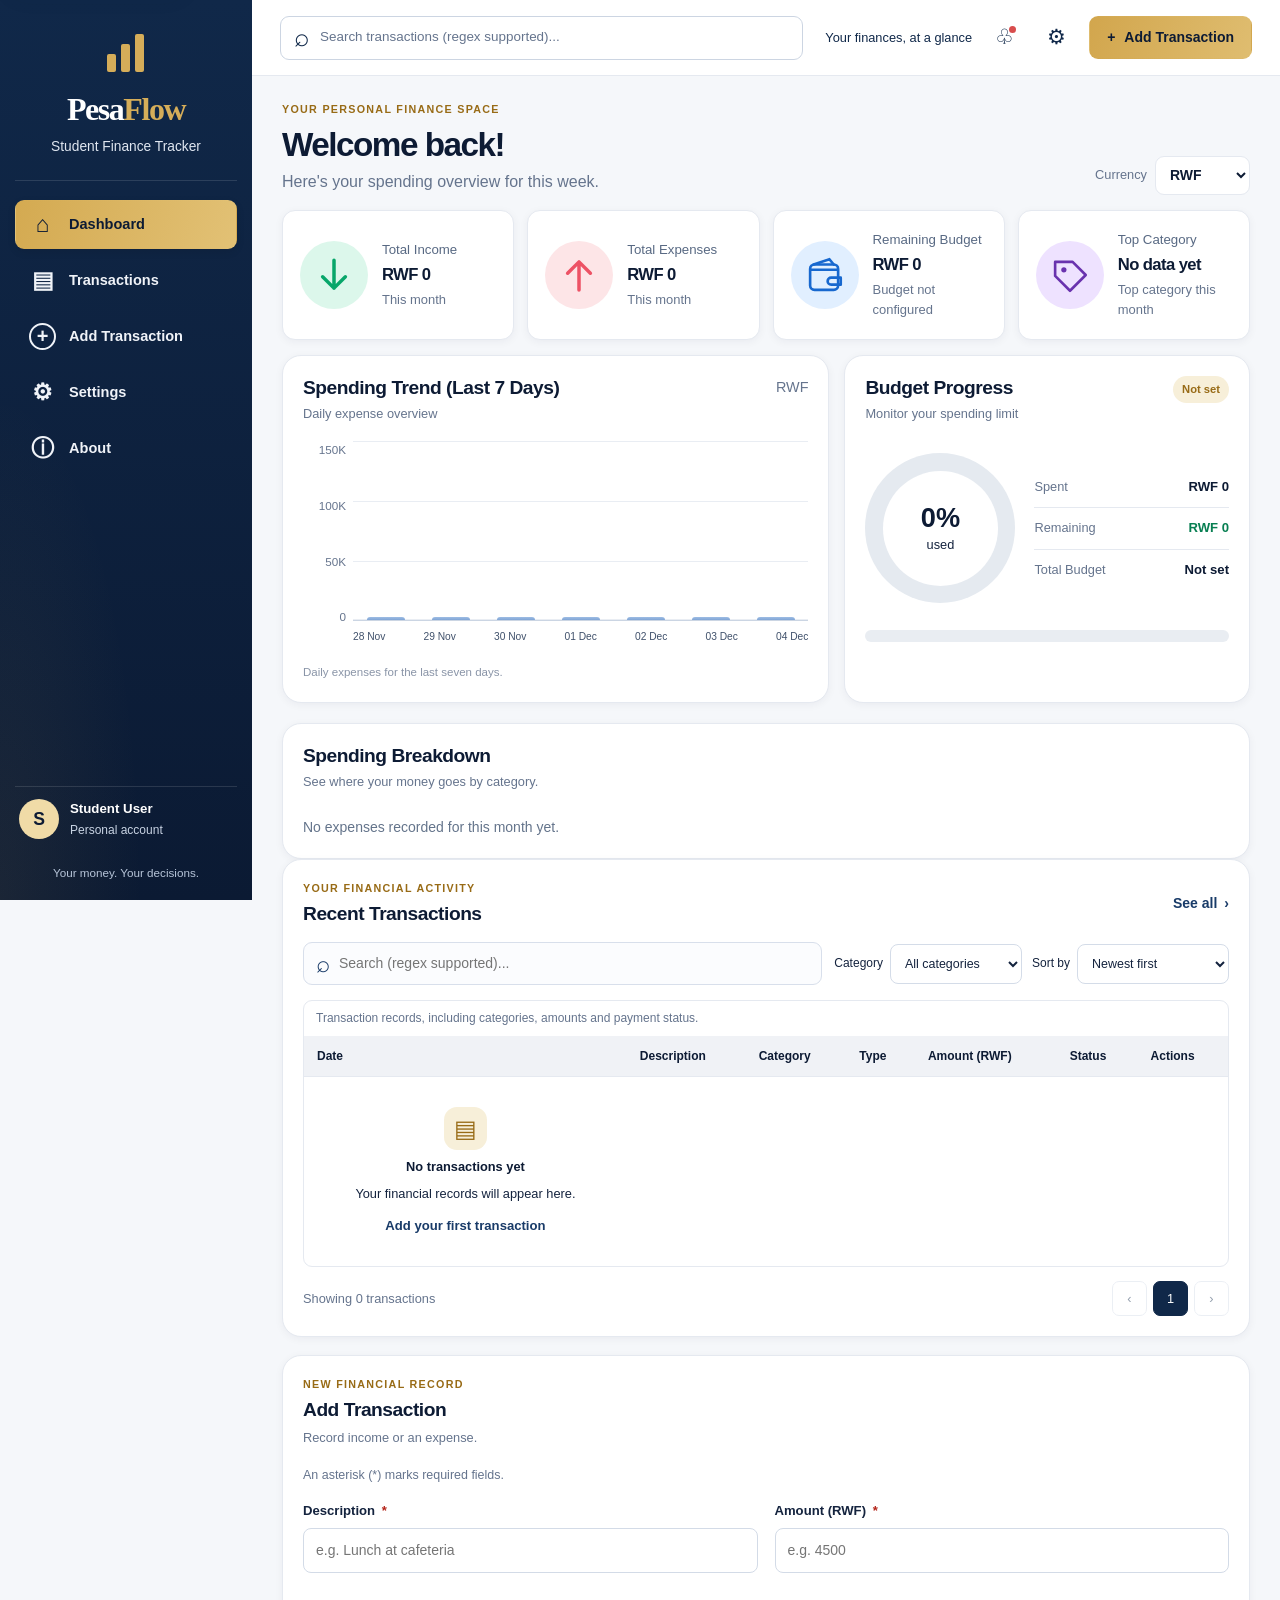
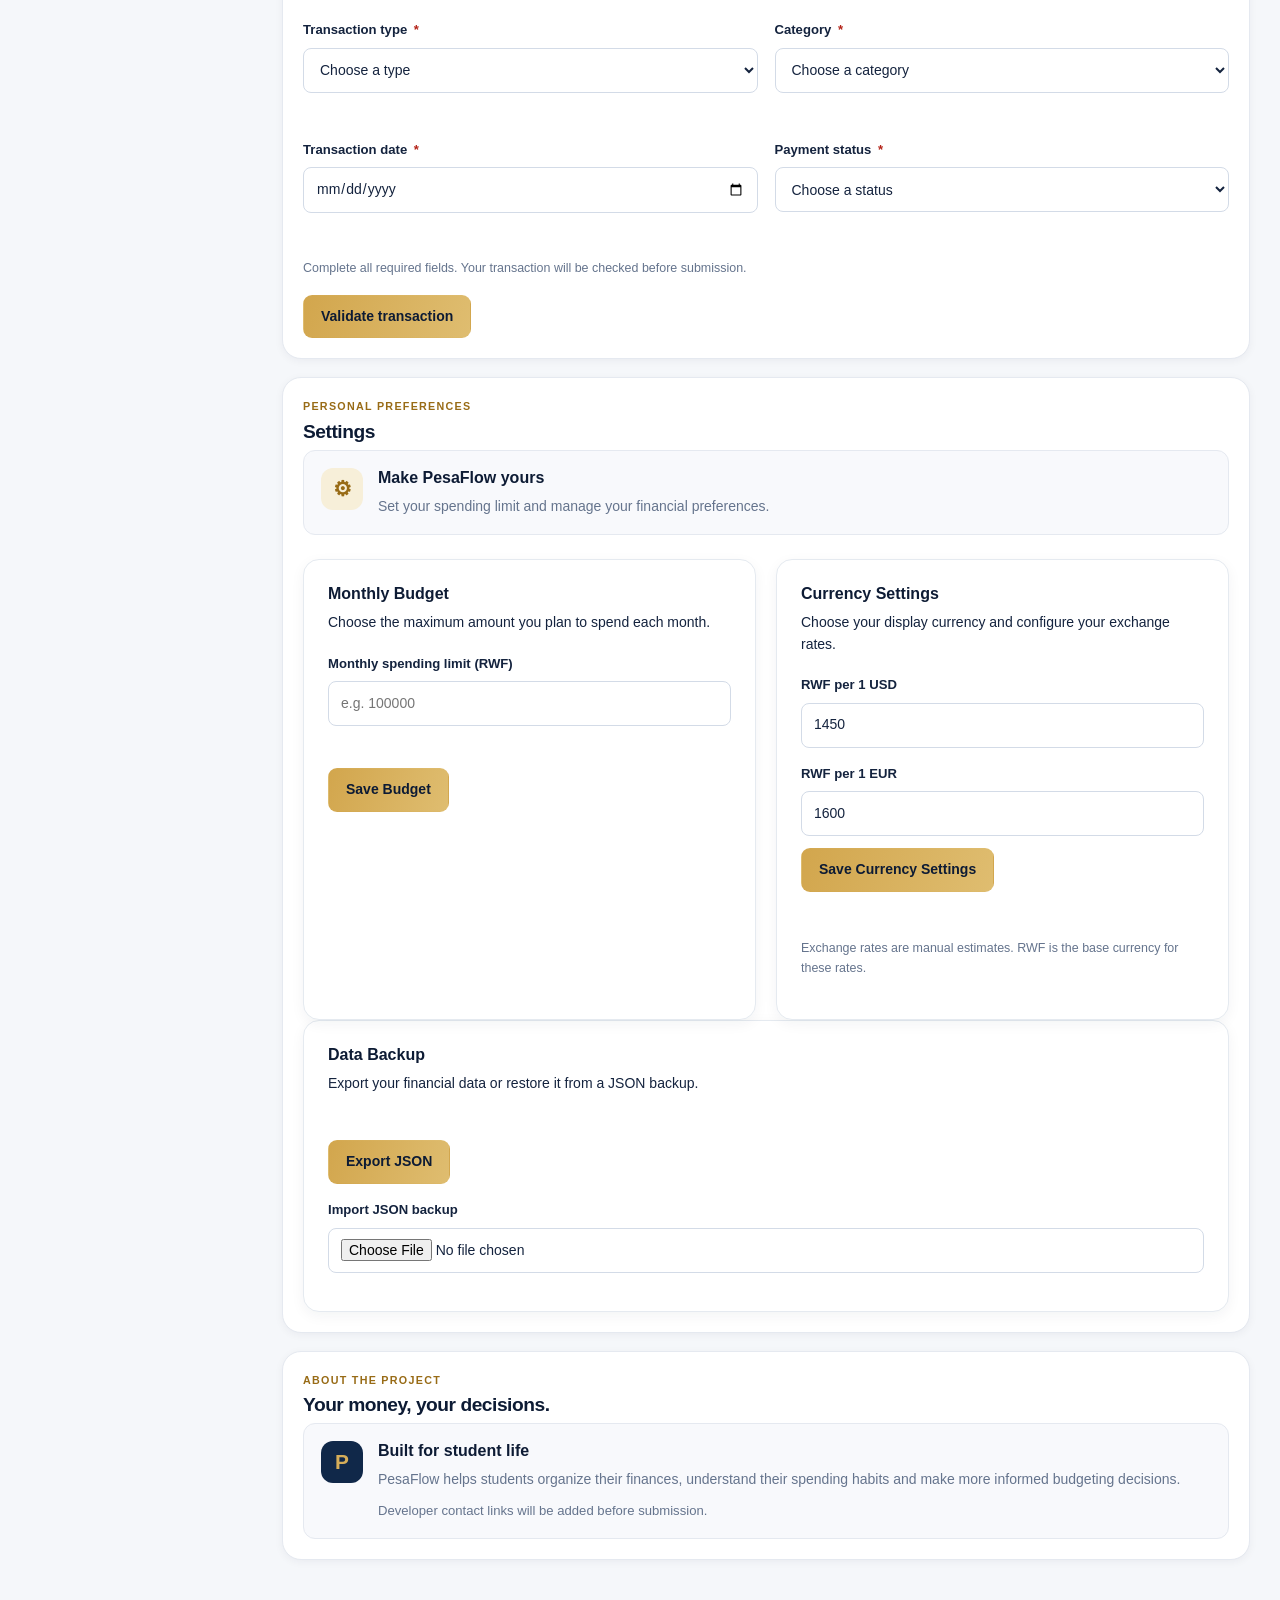
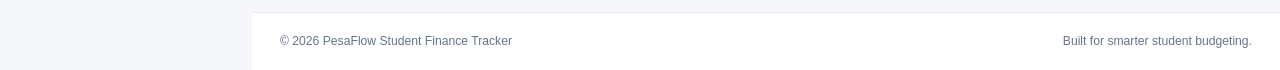
<file: index.html>
<!DOCTYPE html>
<html lang="en">

<head>
  <meta charset="UTF-8">
  <meta name="viewport" content="width=device-width, initial-scale=1.0">
  <meta name="theme-color" content="#102849">
  <meta name="description" content="PesaFlow helps students track income, expenses, budgets and financial goals.">
  <title>PesaFlow | Student Finance Tracker</title>
  <link rel="stylesheet" href="styles/main.css">
</head>

<body>
  <a class="skip-link" href="#main-content">Skip to main content</a>

  <!-- Desktop sidebar -->
  <aside class="sidebar" aria-label="Sidebar navigation">
    <a class="sidebar-brand" href="#dashboard" aria-label="PesaFlow dashboard">
      <span class="brand-symbol" aria-hidden="true">
        <svg viewBox="0 0 48 48" fill="none">
          <rect x="5" y="25" width="9" height="18" rx="2" fill="currentColor" />
          <rect x="19" y="15" width="9" height="28" rx="2" fill="currentColor" />
          <rect x="33" y="5" width="9" height="38" rx="2" fill="currentColor" />
        </svg>
      </span>
      <span class="sidebar-brand-name"><span class="brand-pesa">Pesa</span><span class="brand-flow">Flow</span></span>
      <span class="sidebar-brand-subtitle">Student Finance Tracker</span>
    </a>

    <nav class="sidebar-nav" aria-label="Main navigation">
      <a class="sidebar-link active" href="#dashboard" aria-current="page">
        <span class="nav-icon" aria-hidden="true">⌂</span>
        <span>Dashboard</span>
      </a>
      <a class="sidebar-link" href="#transactions">
        <span class="nav-icon" aria-hidden="true">▤</span>
        <span>Transactions</span>
      </a>
      <a class="sidebar-link" href="#add-transaction">
        <span class="nav-icon add-nav-icon" aria-hidden="true">+</span>
        <span>Add Transaction</span>
      </a>
      <a class="sidebar-link" href="#settings">
        <span class="nav-icon" aria-hidden="true">⚙</span>
        <span>Settings</span>
      </a>
      <a class="sidebar-link" href="#about">
        <span class="nav-icon" aria-hidden="true">ⓘ</span>
        <span>About</span>
      </a>
    </nav>

    <div class="sidebar-bottom">
      <div class="sidebar-user">
        <span class="avatar" aria-hidden="true">S</span>
        <span class="user-details">
          <strong>Student User</strong>
          <span>Personal account</span>
        </span>
      </div>
      <p class="sidebar-note">Your money. Your decisions.</p>
    </div>
  </aside>

  <div class="app-shell">
    <!-- Responsive header -->
    <header class="topbar">
      <a class="mobile-brand" href="#dashboard" aria-label="PesaFlow dashboard">
        <span class="mobile-brand-icon" aria-hidden="true">
          <svg viewBox="0 0 48 48" fill="none">
            <rect x="5" y="25" width="9" height="18" rx="2" fill="currentColor" />
            <rect x="19" y="15" width="9" height="28" rx="2" fill="currentColor" />
            <rect x="33" y="5" width="9" height="38" rx="2" fill="currentColor" />
          </svg>
        </span>
        <span class="mobile-brand-text">
          <strong><span class="brand-pesa">Pesa</span><span class="brand-flow">Flow</span></strong>
          <span>Student Finance Tracker</span>
        </span>
      </a>

      <form class="global-search" role="search" action="#transactions">
        <label class="visually-hidden" for="global-search-input">Search financial transactions</label>
        <span class="search-icon" aria-hidden="true">⌕</span>
        <input id="global-search-input" type="search" placeholder="Search transactions (regex supported)...">
      </form>

      <div class="topbar-actions">
        <span class="today-label">Your finances, at a glance</span>
        <button class="icon-button" type="button" aria-label="Notifications">
          <span aria-hidden="true">♧</span>
          <span class="notification-dot" aria-hidden="true"></span>
        </button>
        <a class="icon-button" href="#settings" aria-label="Open settings">
          <span aria-hidden="true">⚙</span>
        </a>
        <a class="button button-primary topbar-add" href="#add-transaction">
          <span aria-hidden="true">+</span>
          Add Transaction
        </a>
      </div>
    </header>

    <main id="main-content">
      <!-- Dashboard -->
      <section id="dashboard" class="dashboard-section" aria-labelledby="welcome-title">
        <div class="welcome-row">
          <div>
            <p class="eyebrow">YOUR PERSONAL FINANCE SPACE</p>
            <h1 id="welcome-title">Welcome back!</h1>
            <p class="welcome-description">Here's your spending overview for this week.</p>
          </div>


          <div class="currency-control">
            <label for="display-currency">Currency</label>
            <select id="display-currency" name="display-currency">
              <option value="RWF">RWF</option>
              <option value="USD">USD</option>
              <option value="EUR">EUR</option>
            </select>
          </div>

        </div>

        <div class="summary-grid" aria-label="Financial summary">
          <article class="summary-card income-card">
            <div class="summary-icon" aria-hidden="true">
              <svg viewBox="0 0 48 48" fill="none">
                <path d="M24 7V39M11 26L24 39L37 26" stroke="currentColor" stroke-width="4" stroke-linecap="round"
                  stroke-linejoin="round" />
              </svg>
            </div>
            <div class="summary-content">
              <p class="summary-label">Total Income</p>
              <p class="summary-value">RWF 0</p>
              <p class="summary-caption">This month</p>
            </div>
          </article>

          <article class="summary-card expense-card">
            <div class="summary-icon" aria-hidden="true">
              <svg viewBox="0 0 48 48" fill="none">
                <path d="M24 41V9M11 22L24 9L37 22" stroke="currentColor" stroke-width="4" stroke-linecap="round"
                  stroke-linejoin="round" />
              </svg>
            </div>
            <div class="summary-content">
              <p class="summary-label">Total Expenses</p>
              <p class="summary-value">RWF 0</p>
              <p class="summary-caption">This month</p>
            </div>
          </article>

          <article class="summary-card remaining-card">
            <div class="summary-icon" aria-hidden="true">
              <svg viewBox="0 0 48 48" fill="none">
                <rect x="7" y="12" width="32" height="29" rx="5" stroke="currentColor" stroke-width="3" />
                <path d="M7 18H39M31 27H42V35H31A4 4 0 0 1 31 27Z" stroke="currentColor" stroke-width="3"
                  stroke-linejoin="round" />
                <path d="M11 12L29 6L34 12" stroke="currentColor" stroke-width="3" stroke-linecap="round" />
              </svg>
            </div>
            <div class="summary-content">
              <p class="summary-label">Remaining Budget</p>
              <p class="summary-value">RWF 0</p>
              <p class="summary-caption">Budget not configured</p>
            </div>
          </article>

          <article class="summary-card category-card">
            <div class="summary-icon" aria-hidden="true">
              <svg viewBox="0 0 48 48" fill="none">
                <path d="M7 9H27L42 24L24 42L7 25V9Z" stroke="currentColor" stroke-width="3" stroke-linejoin="round" />
                <circle cx="17" cy="18" r="3" fill="currentColor" />
              </svg>
            </div>
            <div class="summary-content">
              <p class="summary-label">Top Category</p>
              <p class="summary-value">No data yet</p>
              <p class="summary-caption">Your spending insights</p>
            </div>
          </article>
        </div>

        <!-- Spending chart -->
        <div class="analytics-grid">
          <article class="panel trend-panel" aria-labelledby="trend-title">
            <div class="panel-heading">
              <div>
                <h2 id="trend-title">Spending Trend (Last 7 Days)</h2>
                <p class="panel-subtitle">Daily expense overview</p>
              </div>
              <span class="chart-unit">RWF</span>
            </div>
            <div class="trend-chart" role="img" aria-label="Seven-day spending chart showing daily expenses.">
              <div class="chart-y-axis" aria-hidden="true">
                <span>150K</span><span>100K</span><span>50K</span><span>0</span>
              </div>
              <div class="chart-main">
                <div class="chart-plot" aria-hidden="true">
                  <div class="chart-gridline"></div>
                  <div class="chart-gridline"></div>
                  <div class="chart-gridline"></div>
                  <div class="chart-gridline"></div>
                  <div class="chart-bars">
                    <span style="--bar-height:44%"></span>
                    <span style="--bar-height:68%"></span>
                    <span style="--bar-height:46%"></span>
                    <span style="--bar-height:82%"></span>
                    <span style="--bar-height:49%"></span>
                    <span style="--bar-height:52%"></span>
                    <span style="--bar-height:84%"></span>
                  </div>
                </div>

                <div class="chart-x-axis" aria-hidden="true">
                  <span>Sep 23</span><span>Sep 24</span><span>Sep 25</span><span>Sep 26</span><span>Sep
                    27</span><span>Sep 28</span><span>Sep 29</span>
                </div>
              </div>
            </div>
            <p class="chart-footnote">Daily expenses for the last seven days.</p>
          </article>

          <!-- Budget -->
          <article class="panel budget-panel" aria-labelledby="budget-title">
            <div class="panel-heading">
              <div>
                <h2 id="budget-title">Budget Progress</h2>
                <p class="panel-subtitle">Monitor your spending limit</p>
              </div>
              <span class="budget-status">Not set</span>
            </div>

            <div class="budget-overview">
              <div class="budget-ring" role="img"
                aria-label="Budget usage is zero percent because no budget has been configured.">
                <div class="budget-ring-inner">
                  <strong>0%</strong>
                  <span>used</span>
                </div>
              </div>
              <div class="budget-breakdown">
                <div class="budget-line"><span>Spent</span><strong>RWF 0</strong></div>
                <div class="budget-line"><span>Remaining</span><strong class="positive-value">RWF 0</strong></div>
                <div class="budget-line"><span>Total Budget</span><strong>Not set</strong></div>
              </div>
            </div>

            <div class="budget-progress-track" role="progressbar" aria-label="Budget used" aria-valuemin="0"
              aria-valuemax="100" aria-valuenow="0">
              <span class="budget-progress-fill"></span>
            </div>
          </article>
        </div>
      </section>


      <!-- M5: Spending Breakdown -->
      <article class="panel spending-breakdown-panel" aria-labelledby="spending-breakdown-title">

        <div class="panel-heading">
          <div>
            <h2 id="spending-breakdown-title">Spending Breakdown</h2>
            <p class="panel-subtitle">
              See where your money goes by category.
            </p>
          </div>
        </div>

        <div id="spending-breakdown" class="spending-breakdown-list" aria-live="polite">

          <p class="breakdown-empty">
            Add expense transactions to see your spending breakdown.
          </p>

        </div>
      </article>


      <!-- Transactions -->
      <section id="transactions" class="transactions-section panel" aria-labelledby="transactions-title">
        <div class="transactions-heading">
          <div>
            <p class="eyebrow">YOUR FINANCIAL ACTIVITY</p>
            <h2 id="transactions-title">Recent Transactions</h2>
          </div>
          <a class="text-link" href="#all-transactions">See all <span aria-hidden="true">›</span></a>
        </div>

        <div class="transaction-toolbar">
          <div class="transaction-search">
            <label class="visually-hidden" for="transaction-search">Search transactions</label>
            <span aria-hidden="true">⌕</span>
            <input id="transaction-search" type="search" placeholder="Search (regex supported)...">
          </div>

          <div class="transaction-filters">
            <div class="filter-control">
              <label for="category-filter">Category</label>
              <select id="category-filter">
                <option value="all">All categories</option>
                <option value="Food">Food</option>
                <option value="Transport">Transport</option>
                <option value="Accommodation">Accommodation</option>
                <option value="Education">Education</option>
                <option value="Health">Health</option>
                <option value="Entertainment">Entertainment</option>
                <option value="Shopping">Shopping</option>
                <option value="Income">Income</option>
                <option value="Other">Other</option>
              </select>
            </div>
            <div class="filter-control">
              <label for="transaction-sort">Sort by</label>
              <select id="transaction-sort">
                <option value="date-desc">Newest first</option>
                <option value="date-asc">Oldest first</option>
                <option value="description-asc">Description A–Z</option>
                <option value="description-desc">Description Z–A</option>
                <option value="amount-asc">Amount: low to high</option>
                <option value="amount-desc">Amount: high to low</option>
              </select>
            </div>
          </div>
        </div>

        <div class="table-wrapper">
          <table class="transaction-table">
            <caption>Transaction records, including categories, amounts and payment status.</caption>
            <thead>
              <tr>
                <th scope="col">Date</th>
                <th scope="col">Description</th>
                <th scope="col">Category</th>
                <th scope="col">Type</th>
                <th scope="col">Amount (RWF)</th>
                <th scope="col">Status</th>
                <th scope="col">Actions</th>
              </tr>
            </thead>
            <tbody>
              <tr>
                <td colspan="7" class="empty-state">
                  <span class="empty-icon" aria-hidden="true">▤</span>
                  <strong>No transactions yet</strong>
                  <span>Your financial records will appear here.</span>
                  <a class="text-link" href="#add-transaction">Add your first transaction</a>
                </td>
              </tr>
            </tbody>
          </table>
        </div>

        <div class="mobile-transactions" aria-label="Recent transaction cards">
          <div class="mobile-empty-state">
            <span class="empty-icon" aria-hidden="true">▤</span>
            <strong>No transactions yet</strong>
            <span>Your financial records will appear here.</span>
            <a class="text-link" href="#add-transaction">Add your first transaction</a>
          </div>
        </div>

        <div class="table-footer" id="all-transactions">
          <p>Showing 0 transactions</p>
          <div class="pagination" aria-label="Transaction pages">
            <button type="button" disabled aria-label="Previous page">‹</button>
            <button type="button" class="current-page" aria-current="page">1</button>
            <button type="button" disabled aria-label="Next page">›</button>
          </div>
        </div>
      </section>

      <!-- Add transaction -->
      <section id="add-transaction" class="form-section panel" aria-labelledby="add-title">
        <div class="section-heading">
          <div>
            <p class="eyebrow">NEW FINANCIAL RECORD</p>
            <h2 id="add-title">Add Transaction</h2>
            <p class="panel-subtitle">Record income or an expense.</p>
          </div>
        </div>

        <p class="form-note">
          An asterisk (*) marks required fields.
        </p>
        <form class="transaction-form" novalidate>
          <div class="form-grid">
            <div class="form-field">
              <label for="description">Description <span class="required-star" aria-hidden="true">*</span></label>
              <input id="description" name="description" type="text" placeholder="e.g. Lunch at cafeteria"
                maxlength="80" required aria-describedby="description-error">
              <small id="description-error" class="field-error" aria-live="polite"></small>
            </div>

            <div class="form-field">
              <label for="amount">Amount (RWF) <span class="required-star" aria-hidden="true">*</span></label>
              <input id="amount" name="amount" type="number" min="0.01" step="0.01" placeholder="e.g. 4500" required
                aria-describedby="amount-error">
              <small id="amount-error" class="field-error" aria-live="polite"></small>
            </div>

            <div class="form-field">
              <label for="type">Transaction type <span class="required-star" aria-hidden="true">*</span></label>
              <select id="type" name="type" required aria-describedby="type-error">
                <option value="">Choose a type</option>
                <option value="income">Income</option>
                <option value="expense">Expense</option>
              </select>
              <small id="type-error" class="field-error" aria-live="polite"></small>
            </div>

            <div class="form-field">
              <label for="category">Category <span class="required-star" aria-hidden="true">*</span></label>
              <select id="category" name="category" required aria-describedby="category-error">
                <option value="">Choose a category</option>
                <option value="Food">Food</option>
                <option value="Transport">Transport</option>
                <option value="Accommodation">Accommodation</option>
                <option value="Education">Education</option>
                <option value="Health">Health</option>
                <option value="Entertainment">Entertainment</option>
                <option value="Shopping">Shopping</option>
                <option value="Income">Income</option>
                <option value="Other">Other</option>
              </select>
              <small id="category-error" class="field-error" aria-live="polite"></small>
            </div>

            <div class="form-field">
              <label for="transaction-date">Transaction date <span class="required-star"
                  aria-hidden="true">*</span></label>
              <input id="transaction-date" name="date" type="date" required aria-describedby="date-error">
              <small id="date-error" class="field-error" aria-live="polite"></small>
            </div>

            <div class="form-field">
              <label for="status">Payment status <span class="required-star" aria-hidden="true">*</span></label>
              <select id="status" name="status" required aria-describedby="status-error">
                <option value="">Choose a status</option>
                <option value="paid">Paid / completed</option>
                <option value="planned">Planned / upcoming</option>
              </select>
              <small id="status-error" class="field-error" aria-live="polite"></small>
            </div>
          </div>

          <p class="form-note">
            Complete all required fields. Your transaction will be checked before submission.
          </p>

          <p id="form-feedback" role="status" aria-live="polite"></p>

          <button class="button button-primary" type="submit">
            Validate transaction
          </button>
        </form>
      </section>


      <!-- Settings -->
      <section id="settings" class="info-section panel" aria-labelledby="settings-title">
        <p class="eyebrow">PERSONAL PREFERENCES</p>
        <h2 id="settings-title">Settings</h2>

        <div class="info-card">
          <span class="info-icon" aria-hidden="true">⚙</span>
          <div>
            <h3>Make PesaFlow yours</h3>
            <p>Set your spending limit and manage your financial preferences.</p>
          </div>
        </div>

        <!-- M5/M6: Budget and currency settings -->
        <div class="settings-cards-grid">

          <!-- Budget Settings: Left Card -->
          <div class="settings-card budget-settings-card">
            <form id="budget-form" class="budget-settings-form">
              <div class="form-section-heading">
                <h3>Monthly Budget</h3>
                <p>Choose the maximum amount you plan to spend each month.</p>
              </div>

              <div class="form-field">
                <label for="monthly-budget">Monthly spending limit (RWF)</label>
                <input type="number" id="monthly-budget" name="monthly-budget" min="0.01" step="0.01"
                  placeholder="e.g. 100000" required aria-describedby="budget-error budget-feedback">
                <small id="budget-error" class="field-error"></small>
              </div>

              <button type="submit" class="button button-primary">
                Save Budget
              </button>

              <p id="budget-feedback" role="status" aria-live="polite"></p>
            </form>
          </div>

          <!-- Currency Settings: Right Card -->
          <div class="settings-card currency-settings-card">
            <div class="currency-settings">
              <div class="form-section-heading">
                <h3>Currency Settings</h3>
                <p>Choose your display currency and configure your exchange rates.</p>
              </div>

              <form id="currency-form" class="budget-settings-form">
                <div class="form-field">
                  <label for="rate-usd">RWF per 1 USD</label>
                  <input type="number" id="rate-usd" name="rate-usd" min="0.01" step="0.01" value="1450" required
                    aria-describedby="currency-error">
                </div>

                <div class="form-field">
                  <label for="rate-eur">RWF per 1 EUR</label>
                  <input type="number" id="rate-eur" name="rate-eur" min="0.01" step="0.01" value="1600" required
                    aria-describedby="currency-error">
                </div>

                <button type="submit" class="button button-primary">
                  Save Currency Settings
                </button>

                <p id="currency-error" class="field-error" role="status" aria-live="polite"></p>
                <p id="currency-feedback" role="status" aria-live="polite"></p>
              </form>

              <p class="form-note">
                Exchange rates are manual estimates. RWF is the base currency for these rates.
              </p>
            </div>
          </div>

        </div>

        <!-- M6: JSON Data Backup -->
        <div class="settings-card data-backup-card">
          <div class="form-section-heading">
            <h3>Data Backup</h3>
            <p>Export your financial data or restore it from a JSON backup.</p>
          </div>

          <div class="backup-actions">
            <button type="button" id="export-json" class="button button-primary">
              Export JSON
            </button>

            <div class="form-field">
              <label for="import-json">Import JSON backup</label>
              <input type="file" id="import-json" name="import-json" accept=".json,application/json"
                aria-describedby="backup-feedback">
            </div>
          </div>

          <p id="backup-feedback" role="status" aria-live="polite"></p>
        </div>

      </section>

      <!-- About -->
      <section id="about" class="info-section panel" aria-labelledby="about-title">
        <p class="eyebrow">ABOUT THE PROJECT</p>
        <h2 id="about-title">Your money, your decisions.</h2>
        <div class="about-card">
          <span class="about-brand-mark" aria-hidden="true">P</span>
          <div>
            <h3>Built for student life</h3>
            <p>PesaFlow helps students organize their finances, understand their spending habits and make more informed
              budgeting decisions.</p>
            <p class="about-contact">Developer contact links will be added before submission.</p>
          </div>
        </div>
      </section>
    </main>

    <footer class="site-footer">
      <p>© 2026 PesaFlow Student Finance Tracker</p>
      <p>Built for smarter student budgeting.</p>
    </footer>
  </div>

  <!-- Mobile bottom navigation -->
  <nav class="mobile-bottom-nav" aria-label="Mobile navigation">
    <a class="mobile-nav-link active" href="#dashboard" aria-current="page">
      <span aria-hidden="true">⌂</span><span>Dashboard</span>
    </a>
    <a class="mobile-nav-link" href="#transactions">
      <span aria-hidden="true">▤</span><span>Transactions</span>
    </a>
    <a class="mobile-add-link" href="#add-transaction" aria-label="Add transaction">
      <span aria-hidden="true">+</span><span>Add</span>
    </a>
    <a class="mobile-nav-link" href="#settings">
      <span aria-hidden="true">⚙</span><span>Settings</span>
    </a>
    <a class="mobile-nav-link" href="#about">
      <span aria-hidden="true">ⓘ</span><span>About</span>
    </a>
  </nav>
  <script type="module" src="./scripts/app.js"></script>
</body>

</html>
</file>
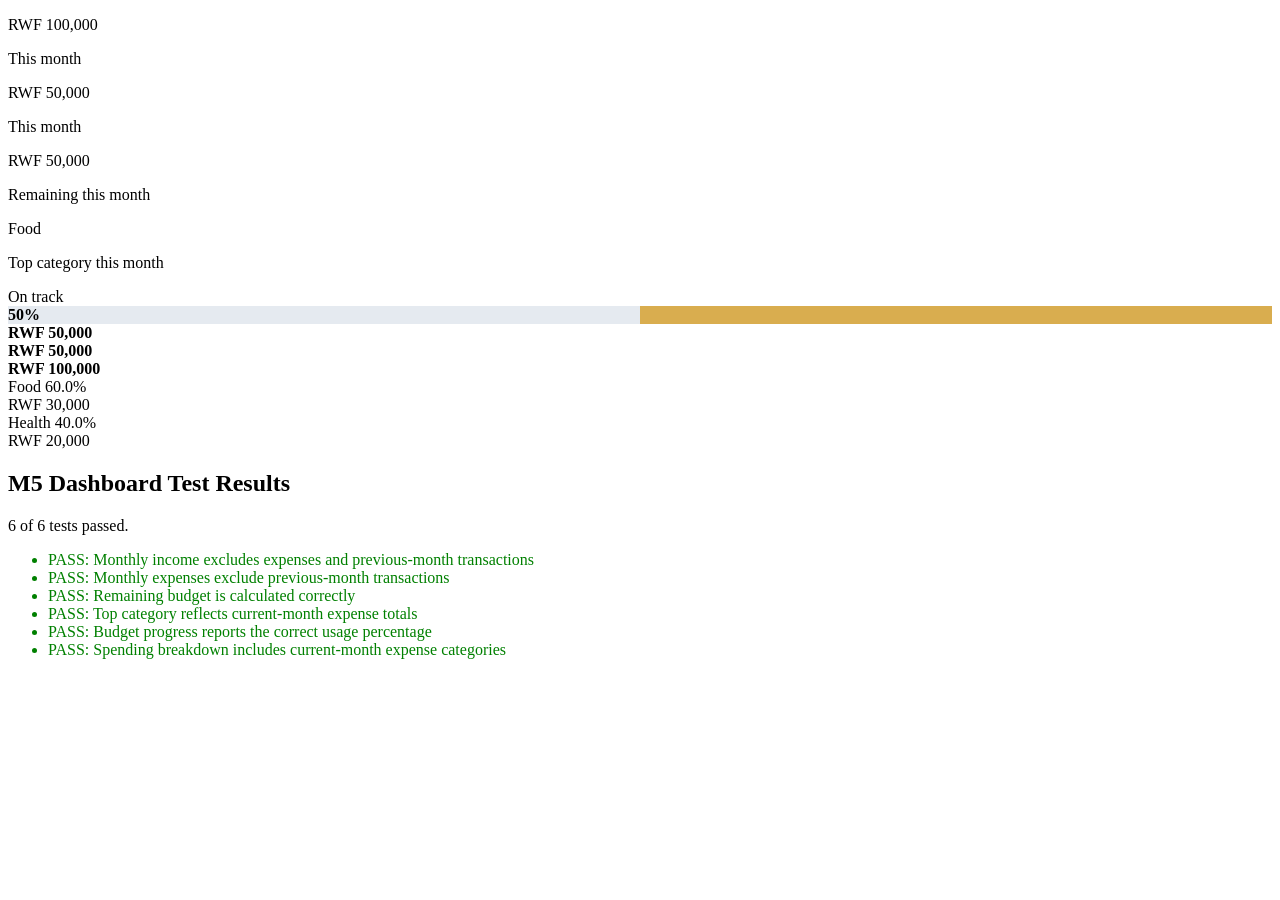
<file: tests/dashboard.html>
<!DOCTYPE html>
<html lang="en">
<head>
    <meta charset="UTF-8">
    <meta name="viewport" content="width=device-width, initial-scale=1.0">
    <title>PesaFlow M5 Tests</title>
</head>
<body>
    <h1>Running M5 dashboard tests...</h1>
    <script type="module" src="./dashboard.test.js"></script>
</body>
</html>
</file>
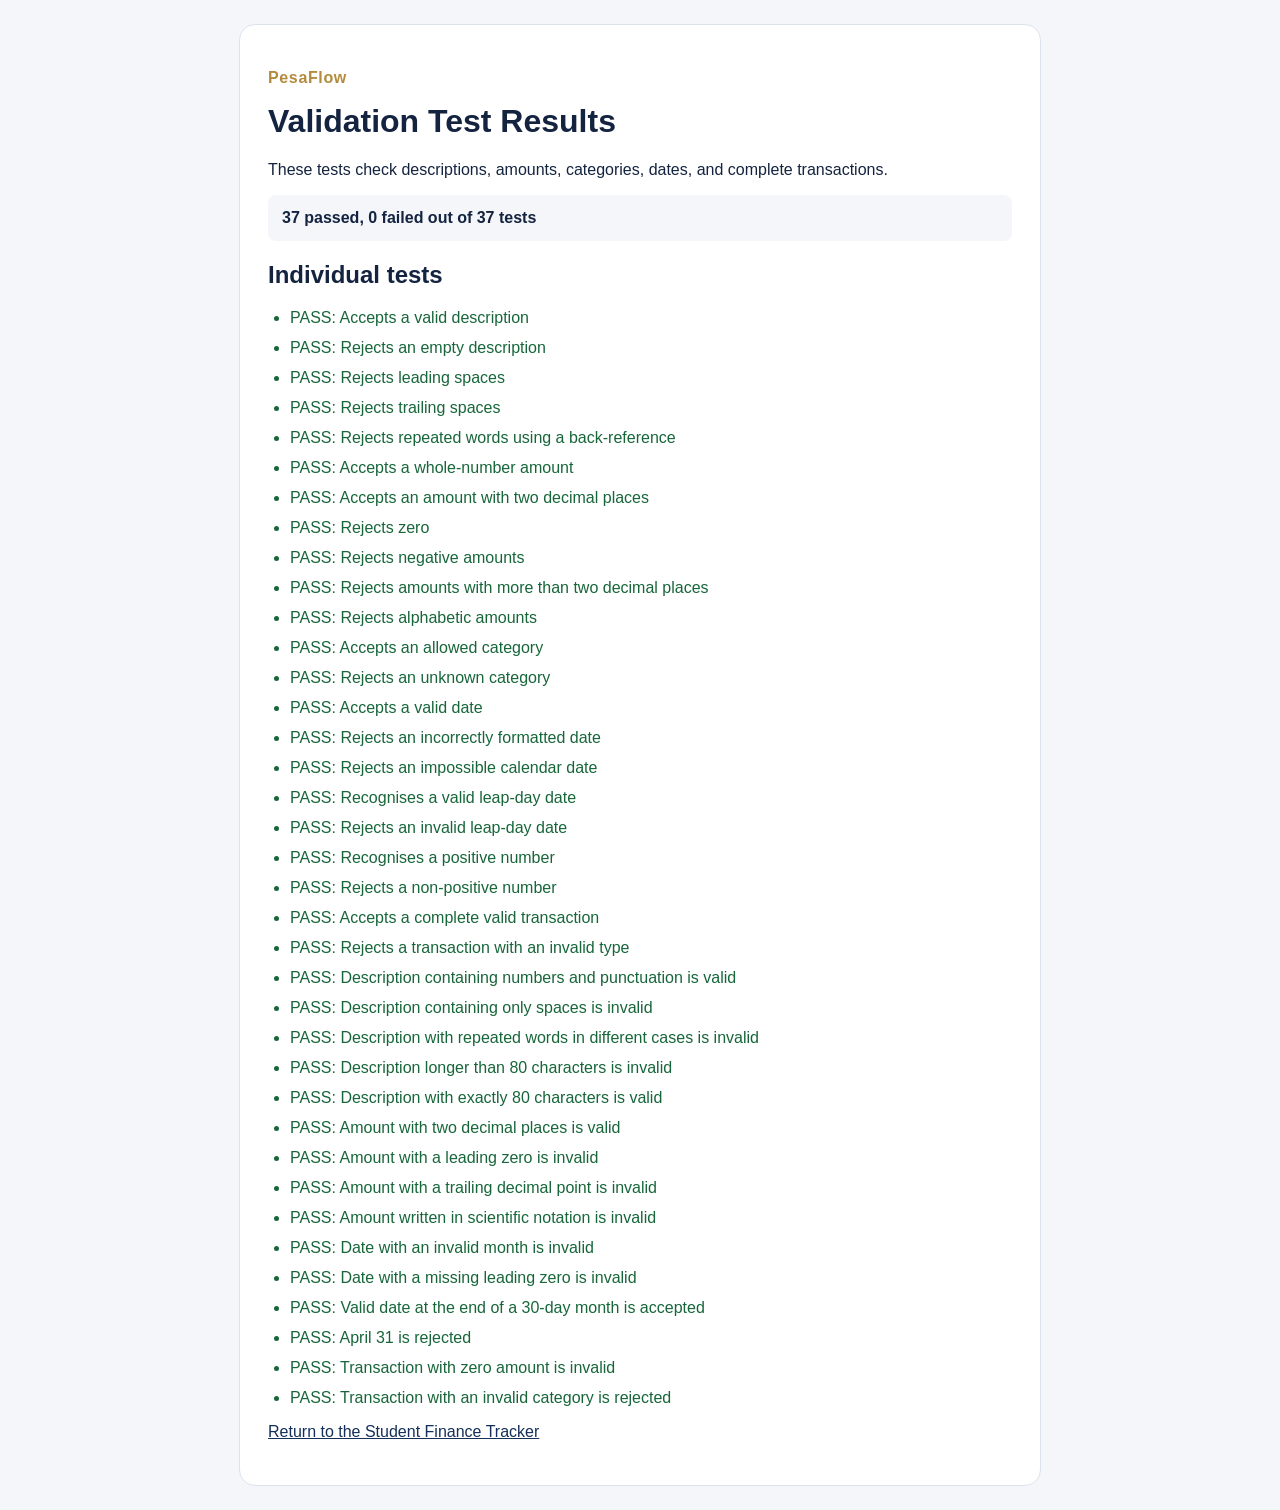
<file: tests/tests.html>
<!DOCTYPE html>
<html lang="en">
<head>
  <meta charset="UTF-8">
  <meta name="viewport" content="width=device-width, initial-scale=1.0">
  <meta name="description" content="PesaFlow validation test results">
  <title>PesaFlow | Validation Tests</title>

  <style>
    :root {
      font-family: Arial, Helvetica, sans-serif;
      color: #14233f;
      background: #f4f6fa;
    }

    * {
      box-sizing: border-box;
    }

    body {
      max-width: 850px;
      margin: 0 auto;
      padding: 24px;
    }

    main {
      padding: 28px;
      background: #ffffff;
      border: 1px solid #dce2ec;
      border-radius: 16px;
    }

    h1 {
      margin-top: 0;
    }

    .brand {
      color: #b38b3d;
      font-weight: 700;
      letter-spacing: 0.04em;
    }

    #test-summary {
      padding: 14px;
      background: #f4f6fa;
      border-radius: 8px;
      font-weight: 700;
    }

    #test-results {
      padding-left: 22px;
    }

    #test-results li {
      margin: 12px 0;
      overflow-wrap: anywhere;
    }

    .test-pass {
      color: #17663a;
    }

    .test-fail {
      color: #b42318;
    }

    a {
      color: #142f59;
    }

    a:focus-visible {
      outline: 3px solid #b38b3d;
      outline-offset: 4px;
    }

    @media (max-width: 480px) {
      body {
        padding: 12px;
      }

      main {
        padding: 18px;
      }
    }
  </style>
</head>

<body>
  <main>
    <p class="brand">PesaFlow</p>
    <h1>Validation Test Results</h1>
    <p>
      These tests check descriptions, amounts, categories, dates,
      and complete transactions.
    </p>

    <p id="test-summary" role="status" aria-live="polite">
      Running tests...
    </p>

    <h2>Individual tests</h2>
    <ul id="test-results"></ul>

    <p>
      <a href="../index.html">Return to the Student Finance Tracker</a>
    </p>
  </main>

  <script type="module" src="./validators.test.js"></script>
</body>
</html>
</file>
<file: styles/main.css>
:root {
  color-scheme: light;
  --navy-950: #0d1b34;
  --navy-900: #102849;
  --navy-800: #193b68;
  --navy-700: #315781;
  --gold-700: #986b16;
  --gold-600: #b4862e;
  --gold-500: #d5ad59;
  --gold-100: #f7efd9;
  --green-700: #087f52;
  --green-100: #dcf7eb;
  --red-700: #d43c50;
  --red-100: #fde5e7;
  --blue-700: #1768cf;
  --blue-100: #e1efff;
  --purple-700: #6932ae;
  --purple-100: #eee2ff;
  --page: #f5f7fa;
  --surface: #ffffff;
  --surface-soft: #f8f9fc;
  --border: #e5e9f0;
  --text: #14233e;
  --muted: #65748d;
  --muted-light: #8994a7;
  --radius-sm: 8px;
  --radius-md: 13px;
  --radius-lg: 19px;
  --shadow: 0 2px 8px rgb(13 27 52 / 5%);
  --shadow-hover: 0 9px 24px rgb(13 27 52 / 9%);
  --ease: 180ms ease;
}

* {
  box-sizing: border-box;
}

html {
  scroll-behavior: smooth;
  scroll-padding-top: 24px;
}

body {
  margin: 0;
  min-width: 320px;
  background: var(--page);
  color: var(--text);
  font-family: Inter, "Segoe UI", Arial, sans-serif;
  font-size: 14px;
  line-height: 1.55;
  -webkit-font-smoothing: antialiased;
}

button,
input,
select {
  font: inherit;
}

button,
a,
select {
  -webkit-tap-highlight-color: transparent;
}

a {
  color: inherit;
  text-decoration: none;
}

button,
select {
  cursor: pointer;
}

h1,
h2,
h3,
p {
  margin-top: 0;
}

h1,
h2,
h3 {
  color: var(--navy-950);
  line-height: 1.3;
}

h1 {
  margin-bottom: 4px;
  font-size: clamp(1.8rem, 2.6vw, 2.45rem);
  font-weight: 750;
  letter-spacing: -0.045em;
}

h2 {
  margin-bottom: 5px;
  font-size: 1.2rem;
  font-weight: 750;
  letter-spacing: -0.025em;
}

h3 {
  margin-bottom: 7px;
  font-size: 1rem;
}

::selection {
  background: var(--gold-500);
  color: var(--navy-950);
}

:focus-visible {
  outline: 3px solid var(--gold-600);
  outline-offset: 3px;
}

.skip-link {
  position: fixed;
  z-index: 2000;
  top: 12px;
  left: 12px;
  padding: 12px 16px;
  transform: translateY(-160%);
  border-radius: var(--radius-sm);
  background: white;
  color: var(--navy-950);
  box-shadow: var(--shadow-hover);
  font-weight: 700;
}

.skip-link:focus {
  transform: translateY(0);
}

.visually-hidden {
  position: absolute;
  width: 1px;
  height: 1px;
  overflow: hidden;
  clip: rect(0, 0, 0, 0);
  white-space: nowrap;
  clip-path: inset(50%);
}

/* Desktop sidebar */

.sidebar {
  position: fixed;
  z-index: 100;
  inset: 0 auto 0 0;
  display: flex;
  flex-direction: column;
  width: 252px;
  overflow-y: auto;
  padding: 25px 15px 18px;
  background:
    radial-gradient(ellipse at 0% 100%, rgb(213 173 89 / 8%), transparent 40%),
    linear-gradient(180deg, #102849 0%, #0b1a33 100%);
  color: white;
}

.sidebar-brand {
  display: flex;
  flex-direction: column;
  align-items: center;
  padding: 4px 0 23px;
  border-bottom: 1px solid rgb(255 255 255 / 12%);
  text-align: center;
}

.brand-symbol {
  display: block;
  width: 48px;
  height: 48px;
  margin-bottom: 8px;
  color: var(--gold-500);
}

.brand-symbol svg {
  display: block;
  width: 100%;
  height: 100%;
}

.sidebar-brand-name {
  color: white;
  font-family: Georgia, "Times New Roman", serif;
  font-size: 2rem;
  font-weight: 700;
  letter-spacing: -0.045em;
}

.sidebar-brand-subtitle {
  margin-top: 1px;
  color: #e0e7f1;
  font-size: 0.86rem;
}

.sidebar-nav {
  display: flex;
  flex-direction: column;
  gap: 7px;
  margin-top: 19px;
}

.sidebar-link {
  display: flex;
  align-items: center;
  gap: 13px;
  min-height: 48px;
  padding: 10px 13px;
  border: 1px solid transparent;
  border-radius: 9px;
  color: #f0f3f8;
  font-size: 0.91rem;
  font-weight: 600;
  transition: color var(--ease), background var(--ease), transform var(--ease);
}

.sidebar-link:hover {
  background: rgb(255 255 255 / 8%);
  color: white;
}

.sidebar-link.active {
  background: linear-gradient(105deg, #d4aa51, #e2c175);
  color: var(--navy-950);
  box-shadow: 0 3px 9px rgb(0 0 0 / 9%);
}

.nav-icon {
  display: grid;
  place-items: center;
  flex: 0 0 27px;
  width: 27px;
  height: 27px;
  font-size: 1.45rem;
  font-weight: 700;
  line-height: 1;
}

.add-nav-icon {
  border: 2px solid currentColor;
  border-radius: 50%;
  font-size: 1.25rem;
}

.sidebar-bottom {
  margin-top: auto;
  padding-top: 24px;
}

.sidebar-user {
  display: flex;
  align-items: center;
  gap: 11px;
  padding: 12px 4px;
  border-top: 1px solid rgb(255 255 255 / 12%);
}

.avatar {
  display: grid;
  place-items: center;
  flex: 0 0 40px;
  width: 40px;
  height: 40px;
  border-radius: 50%;
  background: #f0dba7;
  color: var(--navy-950);
  font-size: 1.1rem;
  font-weight: 800;
}

.user-details {
  display: flex;
  min-width: 0;
  flex-direction: column;
  gap: 2px;
}

.user-details strong {
  color: white;
  font-size: 0.83rem;
}

.user-details>span {
  color: #c8d3e3;
  font-size: 0.75rem;
}

.sidebar-note {
  margin: 12px 0 0;
  color: #b7c5d9;
  font-size: 0.73rem;
  text-align: center;
}

/* Header and mobile brand */

.app-shell {
  min-width: 0;
  min-height: 100vh;
  margin-left: 252px;
}

.topbar {
  position: sticky;
  z-index: 50;
  top: 0;
  display: flex;
  align-items: center;
  gap: 22px;
  min-height: 76px;
  padding: 12px 28px;
  border-bottom: 1px solid var(--border);
  background: rgb(255 255 255 / 96%);
  backdrop-filter: blur(14px);
}

.mobile-brand {
  display: none;
  align-items: center;
  gap: 9px;
  flex-shrink: 0;
  color: var(--navy-950);
}

.mobile-brand-icon {
  display: grid;
  place-items: center;
  width: 39px;
  height: 39px;
  color: var(--gold-600);
}

.mobile-brand-icon svg {
  display: block;
  width: 100%;
  height: 100%;
}

.mobile-brand-text {
  display: flex;
  flex-direction: column;
  line-height: 1.2;
}

.mobile-brand-text strong {
  color: var(--navy-950);
  font-size: 1.2rem;
  font-weight: 800;
  letter-spacing: -0.04em;
}

.mobile-brand-text>span {
  margin-top: 3px;
  color: var(--muted);
  font-size: 0.65rem;
  white-space: nowrap;
}

.global-search {
  display: flex;
  align-items: center;
  flex: 1 1 260px;
  gap: 10px;
  max-width: 560px;
  min-width: 0;
  min-height: 44px;
  padding: 0 13px;
  border: 1px solid #ccd5e2;
  border-radius: 9px;
  background: white;
  transition: border-color var(--ease), box-shadow var(--ease);
}

.global-search:focus-within {
  border-color: var(--gold-600);
  box-shadow: 0 0 0 3px rgb(213 173 89 / 17%);
}

.search-icon {
  color: var(--navy-900);
  font-size: 1.6rem;
  line-height: 1;
}

.global-search input {
  width: 100%;
  min-width: 0;
  padding: 8px 0;
  border: 0;
  outline: 0;
  background: transparent;
  color: var(--text);
  font-size: 0.84rem;
}

.global-search input:focus-visible {
  outline: none;
}

.global-search input::placeholder {
  color: var(--muted);
}

.topbar-actions {
  display: flex;
  align-items: center;
  justify-content: flex-end;
  gap: 13px;
  margin-left: auto;
}

.today-label {
  color: var(--navy-900);
  font-size: 0.8rem;
  white-space: nowrap;
}

.icon-button {
  position: relative;
  display: grid;
  place-items: center;
  flex: 0 0 39px;
  width: 39px;
  height: 39px;
  border: 1px solid transparent;
  border-radius: 9px;
  background: transparent;
  color: var(--navy-900);
  font-size: 1.3rem;
  transition: background var(--ease);
}

.icon-button:hover {
  background: var(--gold-100);
}

.notification-dot {
  position: absolute;
  top: 7px;
  right: 7px;
  width: 7px;
  height: 7px;
  border-radius: 50%;
  background: #d84d4d;
}

.button {
  display: inline-flex;
  align-items: center;
  justify-content: center;
  gap: 9px;
  min-height: 43px;
  padding: 10px 17px;
  border: 1px solid transparent;
  border-radius: 9px;
  font-weight: 750;
  text-align: center;
  transition: background var(--ease), box-shadow var(--ease), transform var(--ease);
}

.button-primary {
  background: linear-gradient(110deg, #d2a64d, #dfbd70);
  color: var(--navy-950);
}

.button-primary:hover {
  box-shadow: 0 5px 14px rgb(152 107 22 / 17%);
  transform: translateY(-1px);
}

.topbar-add {
  flex-shrink: 0;
  white-space: nowrap;
}

/* Main content */

main {
  width: 100%;
  max-width: 1800px;
  margin: 0 auto;
  padding: 25px 30px 35px;
}

.dashboard-section,
.transactions-section,
.form-section,
.info-section {
  margin-bottom: 17px;
}

.welcome-row {
  display: flex;
  align-items: flex-end;
  justify-content: space-between;
  gap: 20px;
  margin-bottom: 15px;
}

.eyebrow {
  margin-bottom: 5px;
  color: var(--gold-700);
  font-size: 0.67rem;
  font-weight: 800;
  letter-spacing: 0.12em;
}

.welcome-description {
  margin-bottom: 0;
  color: var(--muted);
  font-size: 1rem;
}

.currency-control {
  display: flex;
  align-items: center;
  gap: 8px;
}

.currency-control label {
  color: var(--muted);
  font-size: 0.8rem;
}

.currency-control select {
  width: 95px;
  min-height: 39px;
  padding: 7px 10px;
  border: 1px solid var(--border);
  border-radius: 9px;
  background: white;
  color: var(--navy-950);
  font-weight: 700;
}

input,
select {
  font: inherit;
}

input:focus-visible,
select:focus-visible,
button:focus-visible,
a:focus-visible {
  outline: 3px solid var(--gold-600);
  outline-offset: 3px;
}

/* Summary cards */

.summary-grid {
  display: grid;
  grid-template-columns: repeat(4, minmax(0, 1fr));
  gap: 13px;
  margin-bottom: 15px;
}

.summary-card {
  display: flex;
  align-items: center;
  gap: 14px;
  min-width: 0;
  min-height: 130px;
  padding: 17px;
  border: 1px solid var(--border);
  border-radius: var(--radius-md);
  background: var(--surface);
  box-shadow: var(--shadow);
  transition: transform var(--ease), box-shadow var(--ease);
}

.summary-card:hover {
  transform: translateY(-2px);
  box-shadow: var(--shadow-hover);
}

.summary-icon {
  display: grid;
  place-items: center;
  flex: 0 0 68px;
  width: 68px;
  height: 68px;
  border-radius: 50%;
}

.summary-icon svg {
  width: 42px;
  height: 42px;
}

.income-card .summary-icon {
  background: var(--green-100);
  color: #08a66a;
}

.expense-card .summary-icon {
  background: var(--red-100);
  color: #ed5265;
}

.remaining-card .summary-icon {
  background: var(--blue-100);
  color: var(--blue-700);
}

.category-card .summary-icon {
  background: var(--purple-100);
  color: var(--purple-700);
}

.summary-content {
  min-width: 0;
}

.summary-label {
  margin-bottom: 4px;
  color: #586983;
  font-size: 0.83rem;
}

.summary-value {
  margin-bottom: 4px;
  overflow-wrap: anywhere;
  color: var(--navy-950);
  font-size: clamp(1rem, 1.3vw, 1.35rem);
  font-weight: 800;
  letter-spacing: -0.035em;
  line-height: 1.3;
}

.summary-caption {
  margin-bottom: 0;
  color: var(--muted);
  font-size: 0.81rem;
}

/* Analytics panels */

.analytics-grid {
  display: grid;
  grid-template-columns: minmax(0, 1.35fr) minmax(0, 1fr);
  gap: 15px;
  margin-bottom: 16px;
}

.panel {
  min-width: 0;
  padding: 20px;
  border: 1px solid var(--border);
  border-radius: var(--radius-lg);
  background: var(--surface);
  box-shadow: var(--shadow);
}

.panel-heading {
  display: flex;
  align-items: flex-start;
  justify-content: space-between;
  gap: 12px;
  margin-bottom: 18px;
}

.panel-heading h2 {
  margin-bottom: 3px;
}

.panel-subtitle {
  margin-bottom: 0;
  color: var(--muted);
  font-size: 0.8rem;
}

.chart-unit {
  color: var(--muted);
  font-size: 0.9rem;
}

/* Seven-day chart */

.trend-chart {
  display: grid;
  grid-template-columns: 43px minmax(0, 1fr);
  gap: 7px;
  min-height: 210px;
}

.chart-y-axis {
  display: flex;
  flex-direction: column;
  justify-content: space-between;
  padding: 0 0 25px;
  color: var(--muted);
  font-size: 0.73rem;
  text-align: right;
}

.chart-main {
  display: flex;
  min-width: 0;
  flex-direction: column;
}

.chart-plot {
  position: relative;
  display: flex;
  align-items: stretch;
  min-height: 180px;
  border-bottom: 1px solid #cbd5e3;
}

.chart-gridline {
  position: absolute;
  z-index: 0;
  right: 0;
  left: 0;
  height: 1px;
  background: #e9edf3;
}

.chart-gridline:nth-child(1) {
  top: 0;
}

.chart-gridline:nth-child(2) {
  top: 33.33%;
}

.chart-gridline:nth-child(3) {
  top: 66.66%;
}

.chart-gridline:nth-child(4) {
  bottom: 0;
}

.chart-bars {
  position: relative;
  z-index: 1;
  display: flex;
  align-items: flex-end;
  justify-content: space-around;
  gap: 10px;
  width: 100%;
  height: 100%;
  padding: 0 5px;
}

.chart-bars span {
  width: min(8.5%, 38px);
  height: var(--bar-height);
  min-height: 3px;
  border-radius: 5px 5px 0 0;
  background: linear-gradient(180deg, #9ebde4, #7fa4d5);
  transform-origin: bottom;
  animation: grow-bar 500ms ease both;
  transition: filter var(--ease);
}

.chart-bars span:hover {
  filter: brightness(0.92);
}

.chart-x-axis {
  display: flex;
  justify-content: space-between;
  gap: 4px;
  padding-top: 8px;
  color: #40516b;
  font-size: clamp(0.58rem, 0.8vw, 0.73rem);
}

.chart-footnote {
  margin: 13px 0 0;
  color: var(--muted-light);
  font-size: 0.72rem;
}

/* Budget */

.budget-status {
  padding: 5px 9px;
  border-radius: 999px;
  background: var(--gold-100);
  color: var(--gold-700);
  font-size: 0.7rem;
  font-weight: 700;
  white-space: nowrap;
}

.budget-overview {
  display: flex;
  align-items: center;
  gap: 19px;
  min-height: 174px;
}

.budget-ring {
  display: grid;
  place-items: center;
  flex: 0 0 150px;
  width: 150px;
  aspect-ratio: 1;
  border-radius: 50%;
  background: conic-gradient(var(--navy-800) 0% 0%, #e5eaf0 0% 100%);
}

.budget-ring-inner {
  display: flex;
  align-items: center;
  justify-content: center;
  flex-direction: column;
  width: 77%;
  height: 77%;
  border-radius: 50%;
  background: white;
}

.budget-ring-inner strong {
  color: var(--navy-950);
  font-size: 1.7rem;
  line-height: 1.2;
}

.budget-ring-inner span {
  color: var(--text);
  font-size: 0.8rem;
}

.budget-breakdown {
  flex: 1;
  min-width: 0;
}

.budget-line {
  display: flex;
  align-items: baseline;
  justify-content: space-between;
  gap: 10px;
  padding: 10px 0;
  border-bottom: 1px solid var(--border);
}

.budget-line:last-child {
  border-bottom: 0;
}

.budget-line>span {
  color: var(--muted);
  font-size: 0.8rem;
}

.budget-line strong {
  color: var(--navy-950);
  font-size: 0.82rem;
  text-align: right;
  overflow-wrap: anywhere;
}

.budget-line .positive-value {
  color: var(--green-700);
}

.budget-progress-track {
  width: 100%;
  height: 12px;
  margin-top: 15px;
  overflow: hidden;
  border-radius: 999px;
  background: #e9edf2;
}

.budget-progress-fill {
  display: block;
  width: 0%;
  height: 100%;
  border-radius: inherit;
  background: var(--navy-800);
}

/* Transactions */

.transactions-section {
  margin-bottom: 18px;
}

.transactions-heading {
  display: flex;
  align-items: center;
  justify-content: space-between;
  gap: 15px;
  margin-bottom: 15px;
}

.transactions-heading h2 {
  margin-bottom: 0;
}

.text-link {
  display: inline-flex;
  align-items: center;
  gap: 7px;
  color: var(--navy-800);
  font-weight: 700;
}

.text-link:hover {
  color: var(--gold-700);
  text-decoration: underline;
  text-underline-offset: 3px;
}

.transaction-toolbar {
  display: flex;
  align-items: center;
  justify-content: space-between;
  flex-wrap: wrap;
  gap: 12px;
  margin-bottom: 15px;
}

.transaction-search {
  display: flex;
  align-items: center;
  flex: 1 1 210px;
  gap: 9px;
  min-width: 0;
  min-height: 43px;
  padding: 0 12px;
  border: 1px solid #d8dfeb;
  border-radius: 9px;
  background: #fbfcfe;
}

.transaction-search>span {
  color: var(--navy-800);
  font-size: 1.5rem;
}

.transaction-search input {
  width: 100%;
  min-width: 0;
  padding: 9px 0;
  border: 0;
  outline: 0;
  background: transparent;
}

.transaction-search input:focus-visible {
  outline: none;
}

.transaction-filters {
  display: flex;
  flex-wrap: wrap;
  gap: 10px;
}

.filter-control {
  display: flex;
  align-items: center;
  gap: 7px;
}

.filter-control label {
  color: var(--text);
  font-size: 0.75rem;
}

.filter-control select {
  min-height: 40px;
  max-width: 170px;
  padding: 7px 10px;
  border: 1px solid #d4dce8;
  border-radius: 8px;
  background: white;
  color: var(--text);
  font-size: 0.78rem;
}

.table-wrapper {
  width: 100%;
  overflow-x: auto;
  border: 1px solid var(--border);
  border-radius: 9px;
}

.transaction-table {
  width: 100%;
  min-width: 760px;
  border-collapse: collapse;
  text-align: left;
}

.transaction-table caption {
  padding: 8px 12px;
  color: var(--muted);
  font-size: 0.75rem;
  text-align: left;
}

.transaction-table th,
.transaction-table td {
  padding: 11px 13px;
  border-bottom: 1px solid var(--border);
  vertical-align: middle;
}

.transaction-table th {
  background: #f0f2f6;
  color: var(--navy-950);
  font-size: 0.75rem;
  font-weight: 750;
  white-space: nowrap;
}

.transaction-table td {
  color: var(--text);
  font-size: 0.8rem;
}

.transaction-table tbody tr:last-child td {
  border-bottom: 0;
}

.transaction-table tbody tr:hover {
  background: #fcf9f1;
}

.transaction-table .empty-state {
  padding: 30px 15px;
}

.empty-state,
.mobile-empty-state {
  display: flex;
  align-items: center;
  justify-content: center;
  flex-direction: column;
  gap: 7px;
  color: var(--muted);
  text-align: center;
}

.empty-icon {
  display: grid;
  place-items: center;
  width: 43px;
  height: 43px;
  border-radius: 13px;
  background: var(--gold-100);
  color: var(--gold-700);
  font-size: 1.5rem;
}

.empty-state strong,
.mobile-empty-state strong {
  color: var(--navy-950);
}

.empty-state .text-link,
.mobile-empty-state .text-link {
  margin-top: 5px;
  font-size: 0.82rem;
}

.mobile-transactions {
  display: none;
}

.table-footer {
  display: flex;
  align-items: center;
  justify-content: space-between;
  gap: 12px;
  margin-top: 14px;
}

.table-footer p {
  margin-bottom: 0;
  color: var(--muted);
  font-size: 0.8rem;
}

.pagination {
  display: flex;
  gap: 6px;
}

.pagination button {
  display: grid;
  place-items: center;
  min-width: 35px;
  min-height: 35px;
  padding: 5px 10px;
  border: 1px solid #d5dce8;
  border-radius: 7px;
  background: white;
  color: var(--navy-900);
  font-size: 0.8rem;
}

.pagination button:disabled {
  cursor: not-allowed;
  opacity: 0.45;
}

.pagination .current-page {
  border-color: var(--navy-900);
  background: var(--navy-900);
  color: white;
}

/* Form and information sections */

.form-section,
.info-section {
  margin-top: 18px;
}

.section-heading {
  margin-bottom: 18px;
}

.form-grid {
  display: grid;
  grid-template-columns: repeat(2, minmax(0, 1fr));
  gap: 17px;
}

.form-field {
  display: flex;
  min-width: 0;
  flex-direction: column;
  gap: 7px;
}

.form-field label {
  color: var(--text);
  font-size: 0.82rem;
  font-weight: 700;
}

.form-field input,
.form-field select {
  width: 100%;
  min-height: 45px;
  padding: 10px 12px;
  border: 1px solid #d3dbe7;
  border-radius: 8px;
  background: white;
  color: var(--text);
}

.form-note {
  margin: 16px 0;
  color: var(--muted);
  font-size: 0.78rem;
}

.button:disabled {
  cursor: not-allowed;
  opacity: 0.65;
  transform: none;
  box-shadow: none;
}

.info-card,
.about-card {
  display: flex;
  align-items: flex-start;
  gap: 15px;
  padding: 17px;
  border: 1px solid var(--border);
  border-radius: 12px;
  background: var(--surface-soft);
}

.info-icon,
.about-brand-mark {
  display: grid;
  place-items: center;
  flex: 0 0 42px;
  width: 42px;
  height: 42px;
  border-radius: 12px;
  background: var(--gold-100);
  color: var(--gold-700);
  font-size: 1.3rem;
  font-weight: 800;
}

.info-card p,
.about-card p {
  margin-bottom: 0;
  color: var(--muted);
}

.about-brand-mark {
  background: var(--navy-900);
  color: var(--gold-500);
}

.about-contact {
  margin-top: 10px;
  font-size: 0.82rem;
}

/* Footer and mobile navigation */

.site-footer {
  display: flex;
  align-items: center;
  justify-content: space-between;
  flex-wrap: wrap;
  gap: 10px;
  padding: 19px 28px;
  border-top: 1px solid var(--border);
  background: white;
  color: var(--muted);
  font-size: 0.76rem;
}

.site-footer p {
  margin: 0;
}

.mobile-bottom-nav {
  display: none;
}

/* Animation */

@keyframes grow-bar {
  from {
    transform: scaleY(0.2);
    opacity: 0.5;
  }

  to {
    transform: scaleY(1);
    opacity: 1;
  }
}

/* Compact desktop / tablet landscape */

@media (max-width: 1200px) {
  .sidebar {
    width: 220px;
  }

  .app-shell {
    margin-left: 220px;
  }

  .topbar {
    gap: 13px;
    padding-inline: 20px;
  }

  main {
    padding-inline: 20px;
  }

  .summary-grid {
    grid-template-columns: repeat(2, minmax(0, 1fr));
  }

  .summary-card {
    min-height: 112px;
  }

  .analytics-grid {
    grid-template-columns: minmax(0, 1fr);
  }

  .budget-overview {
    justify-content: flex-start;
  }

  .today-label {
    display: none;
  }
}

/* Tablet: 768px and below */

@media (max-width: 768px) {
  body {
    padding-bottom: 82px;
  }

  .sidebar {
    display: none;
  }

  .app-shell {
    margin-left: 0;
  }

  .topbar {
    position: relative;
    display: flex;
    justify-content: space-between;
    flex-wrap: wrap;
    gap: 8px;
    min-height: 68px;
    padding: 10px 14px;
  }

  .mobile-brand {
    display: inline-flex;
  }

  .global-search {
    display: none;
  }

  .topbar-actions {
    display: flex;
    align-items: center;
    width: auto;
    gap: 9px;
    margin-left: auto;
  }

  .topbar-add {
    margin-left: auto;
  }

  main {
    padding: 19px 18px 28px;
  }

  .welcome-row {
    align-items: flex-start;
  }

  .welcome-description {
    font-size: 0.9rem;
  }

  .summary-grid {
    grid-template-columns: repeat(2, minmax(0, 1fr));
    gap: 10px;
  }

  .summary-card {
    min-height: 105px;
    padding: 13px;
    gap: 11px;
  }

  .summary-icon {
    flex-basis: 52px;
    width: 52px;
    height: 52px;
  }

  .summary-icon svg {
    width: 32px;
    height: 32px;
  }

  .summary-value {
    font-size: clamp(0.95rem, 2.3vw, 1.2rem);
  }

  .analytics-grid {
    gap: 12px;
  }

  .panel {
    padding: 17px;
  }

  .trend-chart {
    min-height: 190px;
  }

  .chart-plot {
    min-height: 155px;
  }

  .chart-x-axis {
    font-size: 0.65rem;
  }

  .budget-overview {
    gap: 16px;
  }

  .budget-ring {
    flex-basis: 125px;
    width: 125px;
  }

  .transaction-toolbar {
    align-items: stretch;
    flex-direction: column;
  }

  .transaction-filters {
    display: grid;
    grid-template-columns: repeat(2, minmax(0, 1fr));
  }

  .filter-control {
    align-items: flex-start;
    flex-direction: column;
  }

  .filter-control select {
    width: 100%;
    max-width: none;
  }

  .mobile-bottom-nav {
    position: fixed;
    z-index: 500;
    right: 0;
    bottom: 0;
    left: 0;
    display: grid;
    grid-template-columns: repeat(5, minmax(0, 1fr));
    align-items: end;
    min-height: 72px;
    padding: 8px 7px max(8px, env(safe-area-inset-bottom));
    border-top: 1px solid var(--border);
    background: rgb(255 255 255 / 97%);
    box-shadow: 0 -4px 20px rgb(13 27 52 / 5%);
    backdrop-filter: blur(12px);
  }

  .mobile-nav-link {
    display: flex;
    align-items: center;
    justify-content: center;
    flex-direction: column;
    gap: 3px;
    min-width: 0;
    min-height: 48px;
    border-radius: 8px;
    color: #59677d;
    font-size: 0.65rem;
    font-weight: 650;
    text-align: center;
  }

  .mobile-nav-link>span:first-child {
    font-size: 1.35rem;
    line-height: 1.1;
  }

  .mobile-nav-link.active {
    color: var(--gold-700);
  }

  .mobile-add-link {
    display: flex;
    align-items: center;
    justify-content: center;
    flex-direction: column;
    gap: 0;
    color: var(--navy-950);
    font-size: 0.7rem;
    font-weight: 700;
  }

  .mobile-add-link>span:first-child {
    display: grid;
    place-items: center;
    width: 52px;
    height: 52px;
    margin-top: -26px;
    border: 3px solid white;
    border-radius: 50%;
    background: linear-gradient(145deg, #d4a021, #edbb20);
    color: white;
    box-shadow: 0 3px 10px rgb(13 27 52 / 14%);
    font-size: 2rem;
    line-height: 1;
    transition: transform var(--ease);
  }

  .mobile-add-link:hover>span:first-child {
    transform: translateY(-2px);
  }

  .site-footer {
    padding: 17px 18px;
  }
}

/* Small mobile */

@media (max-width: 480px) {
  body {
    padding-bottom: 78px;
    font-size: 13px;
  }

  .topbar {
    min-height: 62px;
    padding: 8px 10px;
  }

  .topbar-actions {
    gap: 7px;
  }

  .topbar-actions .icon-button {
    display: none;
  }

  .mobile-brand {
    gap: 6px;
  }

  .mobile-brand-icon {
    width: 33px;
    height: 33px;
  }

  .mobile-brand-text strong {
    font-size: 1.05rem;
  }

  .mobile-brand-text>span {
    font-size: 0.58rem;
  }

  .topbar-add {
    min-height: 39px;
    padding: 8px 10px;
    font-size: 0.72rem;
  }

  main {
    padding: 15px 12px 24px;
  }

  .welcome-row {
    gap: 9px;
    margin-bottom: 13px;
  }

  .eyebrow {
    font-size: 0.6rem;
  }

  h1 {
    font-size: 1.65rem;
  }

  h2 {
    font-size: 1.05rem;
  }

  .welcome-description {
    font-size: 0.8rem;
  }

  .currency-control {
    align-items: flex-end;
    flex-direction: column;
    gap: 3px;
  }

  .currency-control label {
    font-size: 0.65rem;
  }

  .currency-control select {
    width: 80px;
    min-height: 36px;
    padding: 6px;
    font-size: 0.8rem;
  }

  .summary-grid {
    grid-template-columns: repeat(2, minmax(0, 1fr));
    gap: 8px;
    margin-bottom: 11px;
  }

  .summary-card {
    align-items: flex-start;
    flex-direction: column;
    gap: 8px;
    min-height: 150px;
    padding: 12px;
    border-radius: 13px;
  }

  .summary-icon {
    flex-basis: 47px;
    width: 47px;
    height: 47px;
  }

  .summary-icon svg {
    width: 30px;
    height: 30px;
  }

  .summary-label {
    font-size: 0.72rem;
  }

  .summary-value {
    font-size: clamp(0.88rem, 3.7vw, 1.12rem);
  }

  .summary-caption {
    font-size: 0.69rem;
  }

  .analytics-grid {
    gap: 11px;
    margin-bottom: 12px;
  }

  .panel {
    padding: 14px;
    border-radius: 16px;
  }

  .panel-heading {
    gap: 7px;
    margin-bottom: 13px;
  }

  .panel-subtitle {
    font-size: 0.72rem;
  }

  .trend-chart {
    grid-template-columns: 34px minmax(0, 1fr);
    gap: 5px;
    min-height: 180px;
  }

  .chart-y-axis {
    font-size: 0.64rem;
  }

  .chart-plot {
    min-height: 148px;
  }

  .chart-bars {
    gap: 5px;
    padding-inline: 2px;
  }

  .chart-bars span {
    width: 9%;
  }

  .chart-x-axis {
    gap: 2px;
    font-size: clamp(0.48rem, 1.8vw, 0.62rem);
  }

  .chart-footnote {
    font-size: 0.65rem;
  }

  .budget-overview {
    align-items: center;
    gap: 12px;
    min-height: 140px;
  }

  .budget-ring {
    flex-basis: 108px;
    width: 108px;
  }

  .budget-ring-inner strong {
    font-size: 1.35rem;
  }

  .budget-ring-inner span {
    font-size: 0.7rem;
  }

  .budget-line {
    gap: 6px;
    padding: 8px 0;
  }

  .budget-line>span,
  .budget-line strong {
    font-size: 0.68rem;
  }

  .budget-progress-track {
    height: 9px;
    margin-top: 10px;
  }

  .transactions-section {
    padding: 14px;
  }

  .transactions-heading {
    gap: 8px;
    margin-bottom: 12px;
  }

  .transactions-heading .text-link {
    font-size: 0.78rem;
    white-space: nowrap;
  }

  .transaction-toolbar {
    gap: 10px;
  }

  .transaction-search {
    min-height: 43px;
    padding-inline: 10px;
  }

  .transaction-search input {
    font-size: 0.76rem;
  }

  .transaction-filters {
    gap: 8px;
  }

  .filter-control label {
    font-size: 0.7rem;
  }

  .filter-control select {
    min-height: 39px;
    padding: 6px;
    font-size: 0.7rem;
  }

  .table-wrapper {
    display: none;
  }

  .mobile-transactions {
    display: block;
  }

  .mobile-empty-state {
    padding: 22px 8px;
    font-size: 0.78rem;
  }

  .mobile-empty-state>span:not(.empty-icon) {
    color: var(--muted);
  }

  .table-footer {
    margin-top: 10px;
  }

  .table-footer p {
    font-size: 0.7rem;
  }

  .pagination button {
    min-width: 30px;
    min-height: 30px;
    padding: 4px 8px;
  }

  .form-grid {
    grid-template-columns: 1fr;
    gap: 14px;
  }

  .info-card,
  .about-card {
    gap: 11px;
    padding: 13px;
  }

  .site-footer {
    align-items: flex-start;
    flex-direction: column;
    gap: 4px;
    padding: 15px 12px;
    font-size: 0.7rem;
  }

  .mobile-bottom-nav {
    min-height: 69px;
    padding-inline: 4px;
  }

  .mobile-nav-link {
    font-size: 0.6rem;
  }

  .mobile-nav-link>span:first-child {
    font-size: 1.25rem;
  }

  .mobile-add-link>span:first-child {
    width: 48px;
    height: 48px;
    margin-top: -23px;
  }
}

/* Extra-small mobile */

@media (max-width: 360px) {
  main {
    padding-inline: 9px;
  }

  .mobile-brand-icon {
    width: 28px;
    height: 28px;
  }

  .mobile-brand-text strong {
    font-size: 0.95rem;
  }

  .mobile-brand-text>span {
    font-size: 0.52rem;
  }

  .topbar-add {
    gap: 4px;
    padding: 7px;
    font-size: 0.67rem;
  }

  .welcome-row {
    gap: 5px;
  }

  h1 {
    font-size: 1.45rem;
  }

  .welcome-description {
    max-width: 230px;
    font-size: 0.74rem;
  }

  .currency-control select {
    width: 72px;
  }

  .summary-card {
    padding: 9px;
    min-height: 143px;
  }

  .summary-icon {
    flex-basis: 42px;
    width: 42px;
    height: 42px;
  }

  .summary-icon svg {
    width: 27px;
    height: 27px;
  }

  .summary-label {
    font-size: 0.67rem;
  }

  .summary-value {
    font-size: 0.83rem;
  }

  .summary-caption {
    font-size: 0.64rem;
  }

  .panel,
  .transactions-section {
    padding: 11px;
  }

  .budget-overview {
    gap: 8px;
  }

  .budget-ring {
    flex-basis: 94px;
    width: 94px;
  }

  .budget-line>span,
  .budget-line strong {
    font-size: 0.63rem;
  }

  .mobile-nav-link {
    font-size: 0.55rem;
  }
}

/* Desktop layout */

@media (min-width: 1201px) {
  main {
    padding: 25px 30px 35px;
  }

  .summary-grid {
    grid-template-columns: repeat(4, minmax(0, 1fr));
  }

  .analytics-grid {
    grid-template-columns: minmax(0, 1.35fr) minmax(0, 1fr);
  }
}

/* Accessibility: respect reduced-motion preference */

@media (prefers-reduced-motion: reduce) {

  *,
  *::before,
  *::after {
    scroll-behavior: auto !important;
    animation-duration: 0.01ms !important;
    animation-iteration-count: 1 !important;
    transition-duration: 0.01ms !important;
  }
}

/* Consistent PesaFlow brand colours across all screen sizes */
.brand-pesa {
  color: #ffffff;
}

.brand-flow {
  color: #d5ad59;
}

/* The mobile header has a light background */
.mobile-brand .brand-pesa {
  color: var(--navy-950);
}

.mobile-brand .brand-flow {
  color: var(--gold-600);
}

/* M3: Accessible form validation feedback */
.field-error {
  display: block;
  min-height: 1.2rem;
  margin-top: 4px;
  color: #b42318;
  font-size: 0.85rem;
}

input[aria-invalid="true"],
select[aria-invalid="true"] {
  border-color: #b42318;
}

#form-feedback {
  margin-top: 12px;
  font-weight: 600;
  color: var(--navy-900);
}

#form-feedback:empty {
  display: none;
}

/* Required field indicator */
.required-star {
  color: #b42318;
  font-weight: 800;
  margin-left: 3px;
}

/*Keep invalid fields easy to identify while focused */
input[aria-invalid="true"]:focus-visible,
select[aria-invalid="true"]:focus-visible {
  outline-color: #b42318;
}


/* M5: Spending Breakdown */
.spending-breakdown-panel {
    margin-top: 1.25rem;
}

.spending-breakdown-list {
    display: grid;
    gap: 1.25rem;
    margin-top: 1.5rem;
}

.breakdown-item {
    min-width: 0;
}

.breakdown-item-heading {
    display: flex;
    justify-content: space-between;
    align-items: center;
    gap: 1rem;
    margin-bottom: 0.6rem;
}

.breakdown-category {
    color: #102849;
    font-weight: 600;
}

.breakdown-item-heading strong {
    color: #102849;
    text-align: right;
    font-variant-numeric: tabular-nums;
}

.breakdown-progress-track {
    width: 100%;
    height: 0.6rem;
    overflow: hidden;
    border-radius: 999px;
    background: #e8edf3;
}

.breakdown-progress-fill {
    display: block;
    height: 100%;
    border-radius: inherit;
    background: #d9ad4f;
    transition: width 0.3s ease;
}

.breakdown-percentage {
    margin: 0.4rem 0 0;
    color: #64748b;
    font-size: 0.8rem;
}

.breakdown-empty {
    margin: 0;
    color: #64748b;
    line-height: 1.6;
}

@media (prefers-reduced-motion: reduce) {
    .breakdown-progress-fill {
        transition: none;
    }
}

/* M6: Settings cards layout */
.settings-cards-grid {
  display: grid;
  grid-template-columns: repeat(2, minmax(0, 1fr));
  gap: 1.25rem;
  margin-top: 1.5rem;
  align-items: start;
}

.settings-card {
  min-width: 0;
  padding: 1.5rem;
  background: #ffffff;
  border: 1px solid #e5eaf0;
  border-radius: 1rem;
  box-shadow: 0 4px 14px rgba(15, 35, 65, 0.05);
}

.settings-card .form-section-heading {
  margin-top: 0;
}

.settings-card .form-field {
  margin-top: 1rem;
}

.settings-card .button {
  margin-top: 0.75rem;
}

/* Stack settings cards on smaller screens */
@media (max-width: 768px) {
  .settings-cards-grid {
    grid-template-columns: 1fr;
  }
}

/* M6: Refine settings card appearance */
.settings-card {
  display: flex;
  flex-direction: column;
  height: 100%;
  box-sizing: border-box;
}

.settings-card .form-section-heading {
  margin-bottom: 1.25rem;
}

.settings-card .form-note {
  margin-top: 1.5rem;
  line-height: 1.6;
}
</file>
